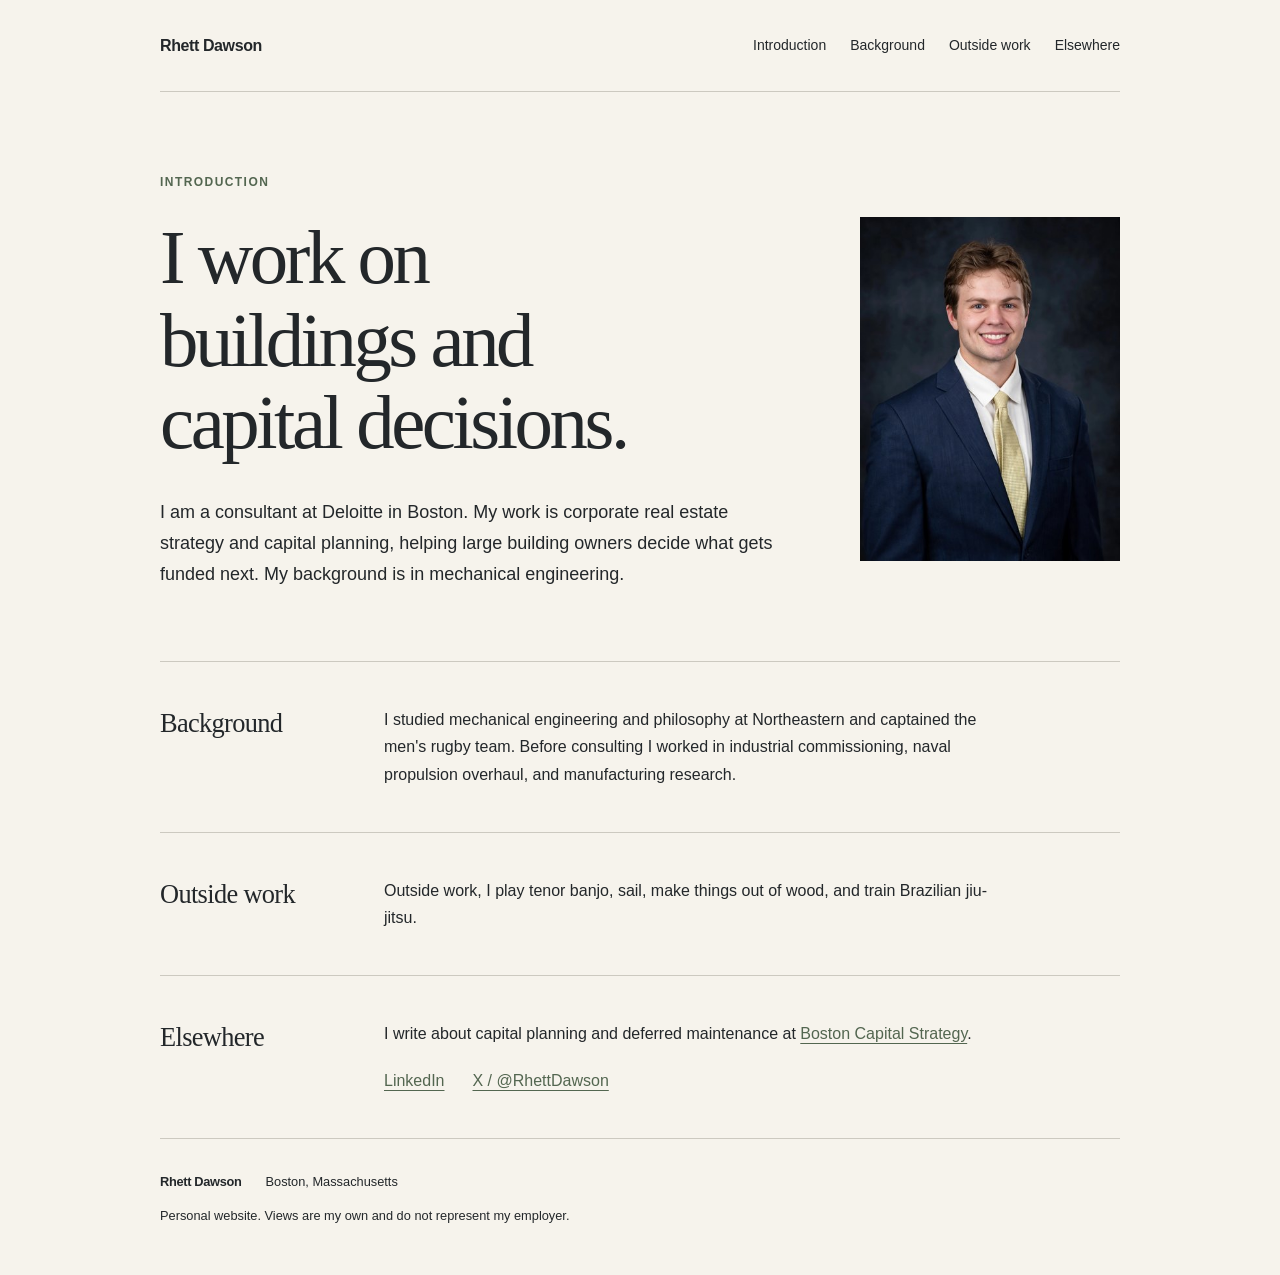
<file: index.html>
<!doctype html>
<html lang="en">
<head>
  <meta charset="utf-8">
  <meta name="viewport" content="width=device-width, initial-scale=1">
  <title>Rhett Dawson | Consultant in Boston working on buildings and capital decisions</title>
  <meta name="description" content="Rhett Dawson is a consultant at Deloitte in Boston. He works on corporate real estate strategy and capital planning and has a background in mechanical engineering.">
  <link rel="canonical" href="https://rhettd333.github.io/">
  <meta property="og:type" content="website">
  <meta property="og:title" content="Rhett Dawson | Consultant in Boston">
  <meta property="og:description" content="Rhett Dawson works on buildings and capital decisions. A consultant in Boston with a background in mechanical engineering.">
  <meta property="og:url" content="https://rhettd333.github.io/">
  <meta property="og:image" content="https://rhettd333.github.io/assets/rhett-dawson-headshot-800.jpg">
  <meta name="twitter:image" content="https://rhettd333.github.io/assets/rhett-dawson-headshot-800.jpg">
  <meta property="og:site_name" content="Rhett Dawson">
  <meta name="twitter:card" content="summary">
  <meta name="twitter:title" content="Rhett Dawson | Consultant in Boston">
  <meta name="twitter:description" content="Rhett Dawson works on buildings and capital decisions. A consultant in Boston with a background in mechanical engineering.">
  <meta name="theme-color" content="#f6f3ec">
  <link rel="icon" href="favicon.svg?v=2" type="image/svg+xml">
  <link rel="icon" href="favicon-32x32.png?v=2" type="image/png" sizes="32x32">
  <link rel="icon" href="icon-192x192.png?v=2" type="image/png" sizes="192x192">
  <link rel="apple-touch-icon" href="apple-touch-icon.png?v=2" sizes="180x180">
  <link rel="author" href="humans.txt">
  <link rel="stylesheet" href="styles.css?v=2">
  <script type="application/ld+json">
  {
    "@context": "https://schema.org",
    "@graph": [
      {
        "@type": "Person",
        "@id": "https://rhettd333.github.io/#person",
        "url": "https://rhettd333.github.io/",
        "name": "Rhett Dawson",
        "image": "https://rhettd333.github.io/assets/rhett-dawson-headshot-800.jpg",
        "jobTitle": "Consultant",
        "worksFor": { "@type": "Organization", "name": "Deloitte" },
        "address": { "@type": "PostalAddress", "addressLocality": "Boston" },
        "sameAs": [
          "https://www.linkedin.com/in/rhett-d-318785129/",
          "https://x.com/RhettDawson"
        ]
      },
      {
        "@type": "WebSite",
        "@id": "https://rhettd333.github.io/#website",
        "url": "https://rhettd333.github.io/",
        "name": "Rhett Dawson",
        "publisher": { "@id": "https://rhettd333.github.io/#person" }
      },
      {
        "@type": "WebSite",
        "@id": "https://bostoncapitalstrategy.com/#website",
        "url": "https://bostoncapitalstrategy.com",
        "name": "Boston Capital Strategy",
        "author": { "@id": "https://rhettd333.github.io/#person" }
      }
    ]
  }
  </script>
</head>
<body>
  <a class="skip-link" href="#main" data-nosnippet>Skip to content</a>
  <header class="site-header page-width">
    <span class="wordmark">Rhett Dawson</span>
    <nav aria-label="Main navigation" data-nosnippet>
      <a href="#introduction">Introduction</a>
      <a href="#background">Background</a>
      <a href="#outside-work">Outside work</a>
      <a href="#elsewhere">Elsewhere</a>
    </nav>
  </header>
  <main id="main" class="page-width" tabindex="-1">
    <section id="introduction" class="introduction" aria-labelledby="headline">
      <p class="section-label">Introduction</p>
      <div class="intro-grid">
        <div class="intro-text">
          <h1 id="headline">I work on buildings and capital decisions.</h1>
          <p class="intro-copy">I am a consultant at Deloitte in Boston. My work is corporate real estate strategy and capital planning, helping large building owners decide what gets funded next. My background is in mechanical engineering.</p>
        </div>
        <figure class="headshot">
          <img src="assets/rhett-dawson-headshot-800.jpg?v=2" srcset="assets/rhett-dawson-headshot-400.jpg?v=2 400w, assets/rhett-dawson-headshot-800.jpg?v=2 800w" sizes="(max-width: 640px) 280px, 260px" width="800" height="1060" alt="Rhett Dawson" fetchpriority="high" decoding="async">
        </figure>
      </div>
    </section>
    <section id="background" class="detail-section" aria-labelledby="background-heading">
      <h2 id="background-heading">Background</h2>
      <p>I studied mechanical engineering and philosophy at Northeastern and captained the men's rugby team. Before consulting I worked in industrial commissioning, naval propulsion overhaul, and manufacturing research.</p>
    </section>
    <section id="outside-work" class="detail-section" aria-labelledby="outside-heading">
      <h2 id="outside-heading">Outside work</h2>
      <p>Outside work, I play tenor banjo, sail, make things out of wood, and train Brazilian jiu-jitsu.</p>
    </section>
    <section id="elsewhere" class="detail-section" aria-labelledby="elsewhere-heading">
      <h2 id="elsewhere-heading">Elsewhere</h2>
      <div>
        <p>I write about capital planning and deferred maintenance at <a href="https://bostoncapitalstrategy.com" rel="me">Boston Capital Strategy</a>.</p>
        <ul class="social-links" aria-label="Find me online">
          <li><a href="https://www.linkedin.com/in/rhett-d-318785129/" rel="me">LinkedIn</a></li>
          <li><a href="https://x.com/RhettDawson" rel="me">X / @RhettDawson</a></li>
        </ul>
      </div>
    </section>
  </main>
  <footer class="site-footer page-width" data-nosnippet>
    <div class="footer-identity"><span class="wordmark">Rhett Dawson</span><span>Boston, Massachusetts</span></div>
    <p>Personal website. Views are my own and do not represent my employer.</p>
  </footer>
</body>
</html>
</file>
<file: styles.css>
:root {
  color-scheme: light;
  --paper: #f6f3ec;
  --ink: #23272a;
  --accent: #536650;
  --rule: #ccc9c0;
  font-family: -apple-system, BlinkMacSystemFont, "Segoe UI", sans-serif;
  color: var(--ink);
  background: var(--paper);
}

* { box-sizing: border-box; }
body { margin: 0; font-size: 1rem; line-height: 1.7; }
.page-width { width: min(100% - 3rem, 60rem); margin-inline: auto; }
a { color: var(--accent); text-decoration-thickness: 1px; text-underline-offset: 0.22em; }
a:hover { text-decoration-thickness: 2px; }
:focus-visible { outline: 2px solid var(--accent); outline-offset: 5px; }
.skip-link { position: absolute; top: 1rem; left: 1rem; padding: 0.6rem 1rem; background: var(--paper); transform: translateY(-200%); z-index: 2; }
.skip-link:focus { transform: translateY(0); }
.site-header { display: flex; align-items: center; justify-content: space-between; gap: 1.5rem; padding-block: 2rem; border-bottom: 1px solid var(--rule); }
.wordmark { font-weight: 600; letter-spacing: -0.025em; white-space: nowrap; }
nav { display: flex; flex-wrap: wrap; gap: 0.5rem 1.5rem; font-size: 0.875rem; }
nav a { color: var(--ink); text-decoration: none; }
nav a:hover { text-decoration: underline; }
section { scroll-margin-top: 2rem; }
.introduction { padding-block: 5rem 4.5rem; }
.section-label { margin: 0 0 1.5rem; color: var(--accent); font-size: 0.75rem; font-weight: 600; letter-spacing: 0.12em; text-transform: uppercase; }
h1, h2 { font-family: Georgia, "Times New Roman", serif; font-weight: 400; }
h1 { max-width: 15ch; margin: 0 0 2rem; font-size: clamp(2.75rem, 6.2vw, 4.8rem); line-height: 1.08; letter-spacing: -0.045em; text-wrap: balance; }
p { margin: 0; }
.intro-copy { max-width: 39rem; font-size: 1.125rem; }
.intro-grid { display: grid; grid-template-columns: minmax(0, 1fr) 260px; gap: 3rem; align-items: start; }
.headshot { margin: 0; }
.headshot img { display: block; width: 100%; height: auto; aspect-ratio: 800 / 1060; }
.detail-section { display: grid; grid-template-columns: 12rem minmax(0, 1fr); gap: 2rem; padding-block: 2.75rem; border-top: 1px solid var(--rule); }
h2 { margin: 0; font-size: 1.65rem; line-height: 1.3; letter-spacing: -0.025em; }
.detail-section p { max-width: 38rem; }
.social-links { display: flex; flex-wrap: wrap; gap: 0.75rem 1.75rem; padding: 0; margin: 1.25rem 0 0; list-style: none; }
.site-footer { border-top: 1px solid var(--rule); padding-block: 2rem 3rem; font-size: 0.8rem; }
.footer-identity { display: flex; flex-wrap: wrap; gap: 0.25rem 1.5rem; margin-bottom: 0.75rem; }
.not-found { padding-block: 6rem; min-height: 65vh; }
.not-found h1 { max-width: none; }
@media (prefers-reduced-motion: reduce) {
  *, *::before, *::after {
    scroll-behavior: auto !important;
    transition: none !important;
    animation: none !important;
  }
}
@media (max-width: 640px) {
  .site-header { align-items: flex-start; flex-direction: column; gap: 1rem; padding-block: 1.5rem; }
  nav { gap: 0.5rem 1.1rem; font-size: 0.8rem; }
  .introduction { padding-block: 3.5rem; }
  .intro-copy { font-size: 1rem; }
  .intro-grid { grid-template-columns: 1fr; gap: 2rem; }
  .headshot { max-width: 280px; }
  .detail-section { grid-template-columns: 1fr; gap: 1rem; padding-block: 2rem; }
}

@page { size: letter; margin: 0.55in; }
@media print {
  html, body, a { background: #fff; color: #000; }
  body { background: none; font-size: 11pt; line-height: 1.5; }
  .section-label { color: #000; margin-bottom: 0.75rem; }
  .skip-link, nav { display: none; }
  .page-width { width: 100%; max-width: none; }
  .site-header { padding-block: 0.5rem; }
  .introduction { padding-block: 1.5rem; }
  h1 { font-size: 2.1rem; line-height: 1.15; margin-bottom: 1rem; }
  .intro-copy { font-size: 1rem; }
  .intro-grid { grid-template-columns: minmax(0, 1fr) 150px; gap: 1.5rem; }
  .detail-section { grid-template-columns: 10rem minmax(0, 1fr); gap: 1.5rem; padding-block: 1.1rem; }
  section, figure { break-inside: avoid; }
  .social-links { margin-top: 0.75rem; }
  .site-footer { padding-block: 0.75rem; }
}
</file>
